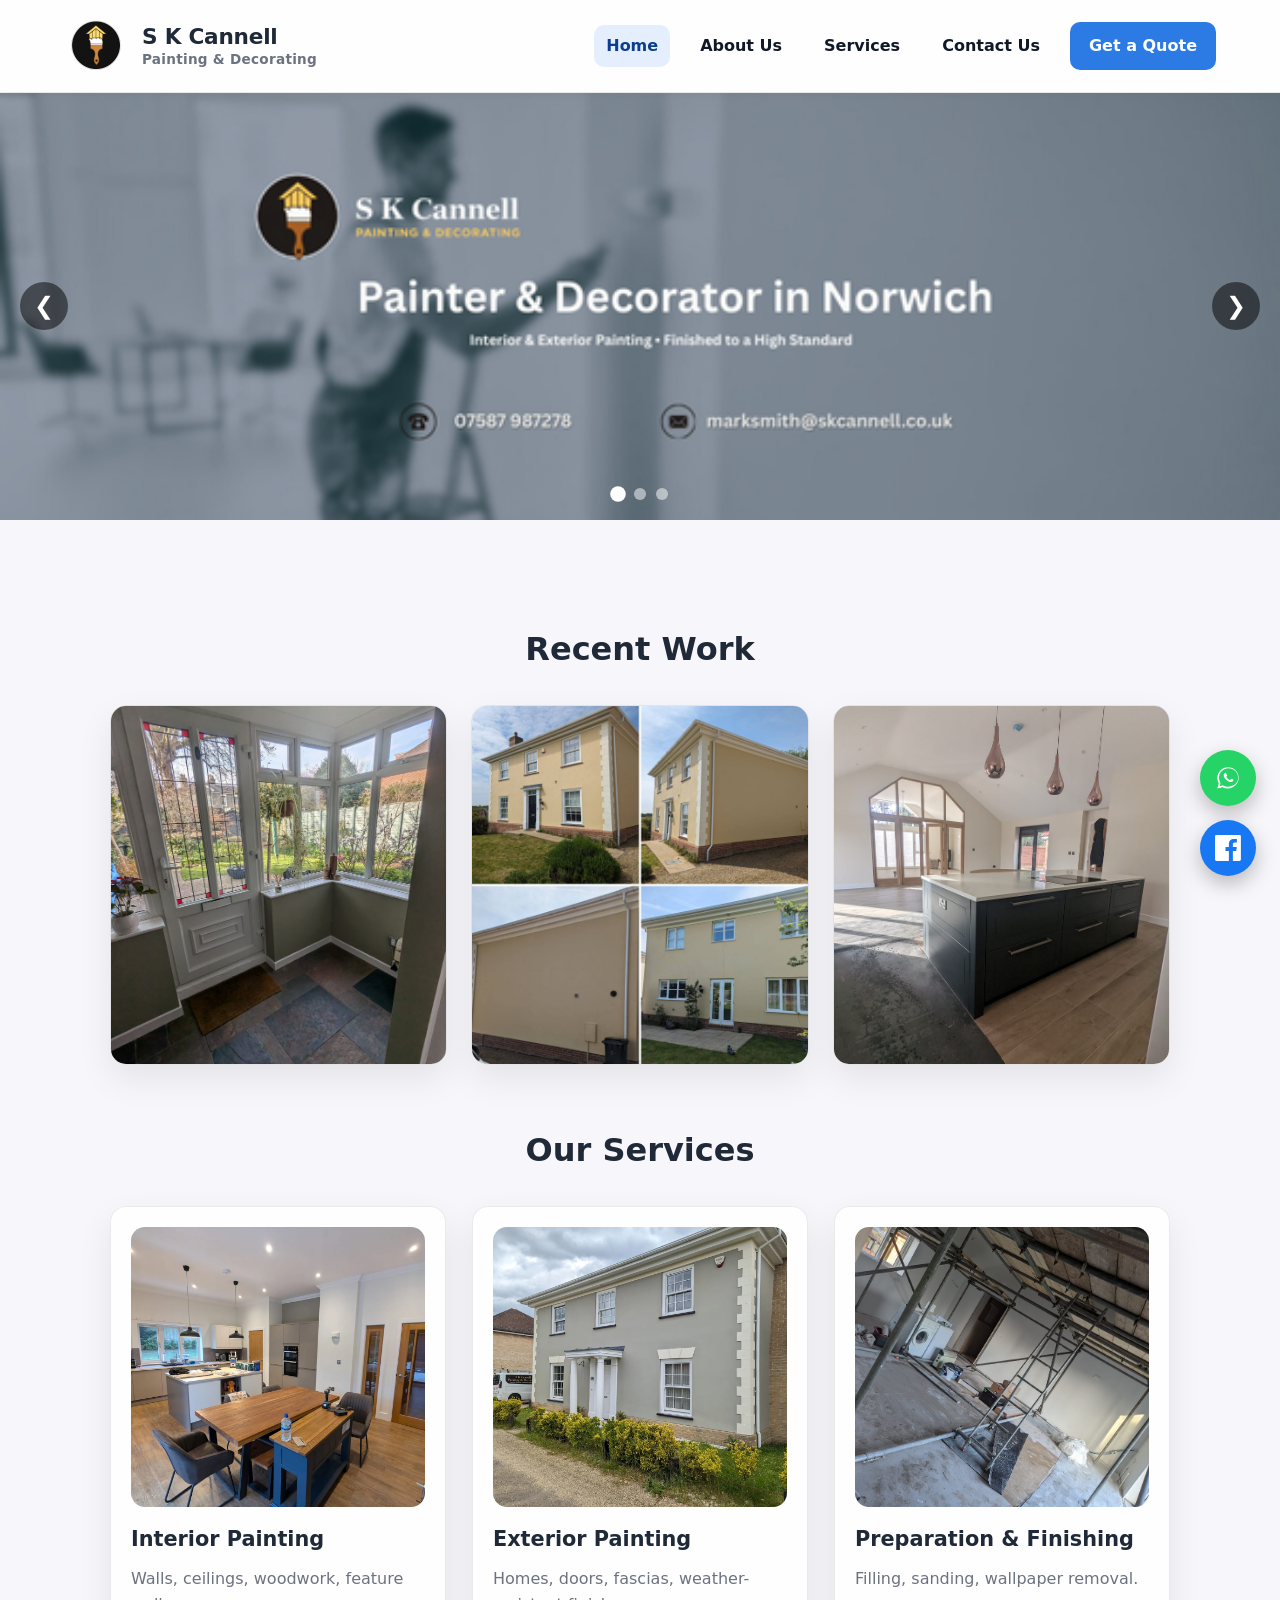
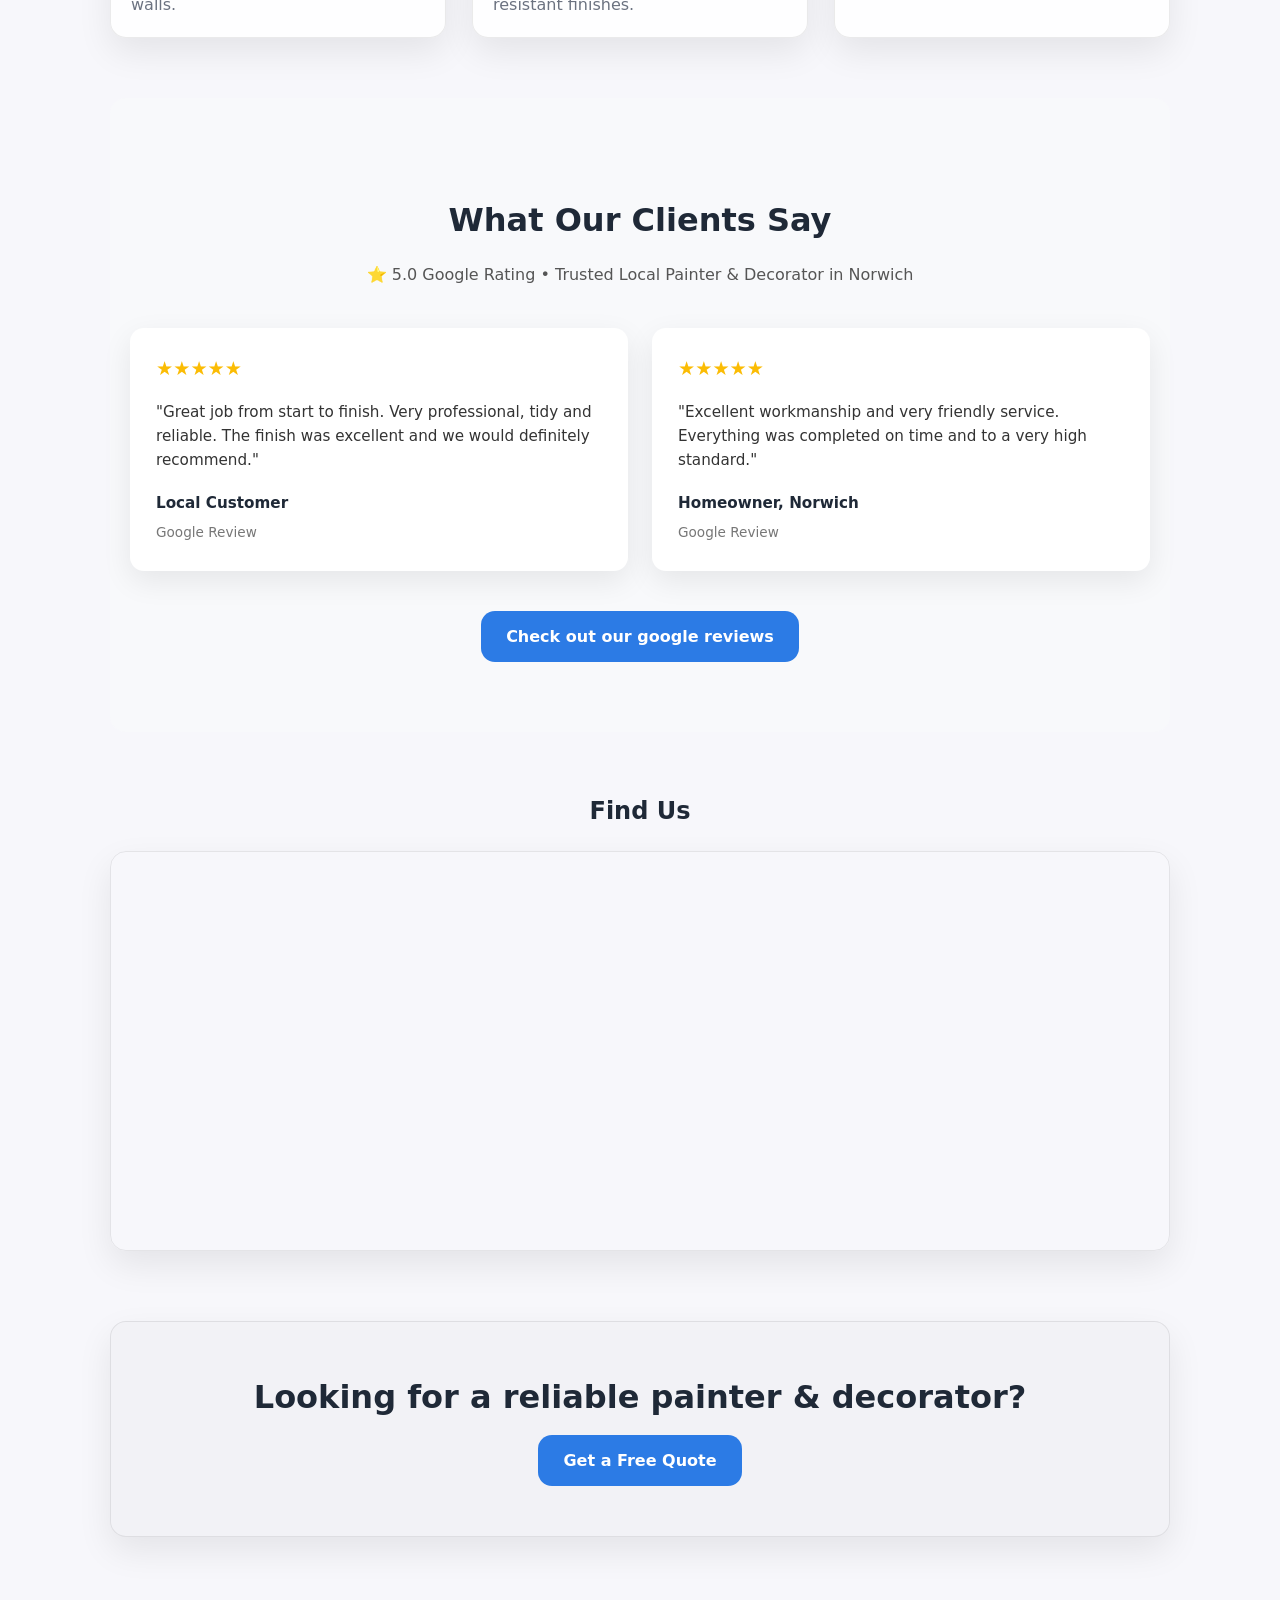
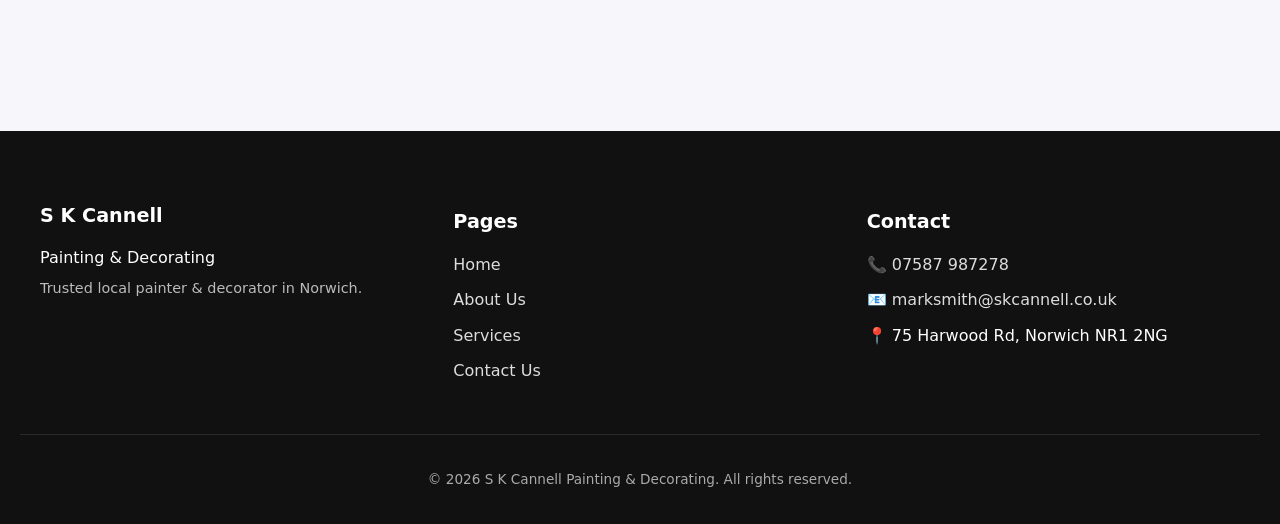
<file: docs/index.html>
<!DOCTYPE html>
<html lang="en">
<head>
    <meta charset="UTF-8">
    <meta name="viewport" content="width=device-width, initial-scale=1.0">
    <title>Painter & Decorator in Norwich | S K Cannell</title>
    <link rel="stylesheet" href="static/css/style.css">
</head>
<body>

<!-- Floating WhatsApp & Facebook Buttons -->
<div class="floating-buttons">
  <!-- WhatsApp -->
  <a href="https://wa.me/447587987278" target="_blank" class="floating-btn whatsapp" aria-label="Chat on WhatsApp">
    <svg viewBox="0 0 32 32" aria-hidden="true">
      <path fill="white" d="M16 2.9c-7.2 0-13.1 5.9-13.1 13.1 0 2.3.6 4.6 1.8 6.6L2.8 29l6.6-1.7c1.9 1 4.1 1.5 6.6 1.5 7.2 0 13.1-5.9 13.1-13.1S23.2 2.9 16 2.9zm0 23.9c-2.1 0-4.1-.6-5.9-1.6l-.4-.2-3.9 1 1-3.8-.2-.4c-1.1-1.9-1.7-3.9-1.7-6.1 0-6.5 5.3-11.8 11.8-11.8s11.8 5.3 11.8 11.8S22.5 26.8 16 26.8zm6.5-8.8c-.3-.2-1.8-.9-2.1-1s-.5-.2-.7.2-.8 1-.9 1.2-.3.2-.6.1-1.3-.5-2.5-1.5c-.9-.8-1.5-1.8-1.7-2.1s0-.5.1-.7c.1-.1.3-.3.4-.5s.2-.3.3-.5.1-.3 0-.5-.7-1.7-.9-2.3c-.2-.6-.4-.5-.7-.5h-.6c-.2 0-.5.1-.8.4s-1 1-1 2.5 1 2.9 1.2 3.1 2 3.1 4.8 4.3c.7.3 1.2.5 1.6.6.7.2 1.4.2 1.9.1.6-.1 1.8-.7 2.1-1.4s.3-1.3.2-1.4-.3-.2-.6-.4z"/>
    </svg>
  </a>

  <!-- Facebook -->
  <a href="https://www.facebook.com/profile.php?id=61552403040336" target="_blank" class="floating-btn facebook" aria-label="Visit Facebook page">
    <svg viewBox="0 0 24 24" aria-hidden="true">
      <path fill="white" d="M22.7 0H1.3C.6 0 0 .6 0 1.3v21.4C0 23.4.6 24 1.3 24h11.5v-9.3H9.7v-3.6h3.1V8.4c0-3.1 1.9-4.8 4.7-4.8 1.3 0 2.4.1 2.7.1v3.2h-1.9c-1.5 0-1.8.7-1.8 1.8v2.4h3.6l-.5 3.6h-3.1V24h6.1c.7 0 1.3-.6 1.3-1.3V1.3C24 .6 23.4 0 22.7 0z"/>
    </svg>
  </a>
</div>

<header class="navbar">
  <div class="nav-container">
    <div class="nav-left">
      <img src="static/images/Adobe Express - file.png" alt="S K Cannell Painting & Decorating Logo">
      <span class="brand-text">
        S K Cannell<br>
        <small>Painting & Decorating</small>
      </span>
    </div>

    <!-- HAMBURGER -->
    <button class="menu-toggle" id="menuToggle" aria-label="Open menu">☰</button>

    <!-- MENU -->
    <nav class="nav-links" id="navMenu">
      <a href="index.html" class="active">Home</a>
      <a href="about-us.html">About Us</a>
      <a href="services.html">Services</a>
      <a href="contact-us.html">Contact Us</a>
      <a href="contact-us.html" class="nav-btn">Get a Quote</a>
    </nav>
  </div>
</header>

<!-- DESKTOP SLIDER -->
<section class="hero-slider desktop-banner">
  <div class="slides">
    <div class="slide active">
      <img src="./static/images/Banner_1.png" alt="Banner 1">
    </div>
    <div class="slide">
      <img src="./static/images/Banner_2.png" alt="Banner 2">
    </div>
    <div class="slide">
      <img src="./static/images/Banner_3.png" alt="Banner 3">
    </div>
  </div>

  <!-- Arrows -->
  <button class="slider-arrow prev" aria-label="Previous slide">&#10094;</button>
  <button class="slider-arrow next" aria-label="Next slide">&#10095;</button>

  <!-- Dots -->
  <div class="slider-dots"></div>
</section>

<!-- MOBILE BANNER -->
<div class="mobile-banner">
  <img src="./static/images/Banner_mobile.png" alt="Mobile banner">
</div>

<main class="home-wrap">
  <!-- GALLERY -->
  <section class="gallery">
    <h2>Recent Work</h2>
    <div class="gallery-grid">
      <img src="static/images/door entrance.jpg" alt="Painted entrance door">
      <img src="static/images/full house.jpg" alt="Full house exterior painting">
      <img src="static/images/salon.jpg" alt="Interior salon painting">
    </div>
  </section>

  <!-- SERVICES -->
  <section class="services">
    <h2>Our Services</h2>
    <div class="service-grid">
      <div class="service-card">
        <img src="static/images/indoor.webp" alt="Interior painting work">
        <h3>Interior Painting</h3>
        <p>Walls, ceilings, woodwork, feature walls.</p>
      </div>

      <div class="service-card">
        <img src="static/images/outdoor.webp" alt="Exterior painting work">
        <h3>Exterior Painting</h3>
        <p>Homes, doors, fascias, weather-resistant finishes.</p>
      </div>

      <div class="service-card">
        <img src="static/images/prep.jpg" alt="Preparation and finishing">
        <h3>Preparation &amp; Finishing</h3>
        <p>Filling, sanding, wallpaper removal.</p>
      </div>
    </div>
  </section>

  <!-- REVIEWS -->
  <section class="reviews">
    <h2>What Our Clients Say</h2>
    <p class="reviews-subtitle">⭐ 5.0 Google Rating • Trusted Local Painter & Decorator in Norwich</p>

    <div class="reviews-grid">
      <div class="review-card">
        <div class="review-stars">★★★★★</div>
        <p class="review-text">"Great job from start to finish. Very professional, tidy and reliable. The finish was excellent and we would definitely recommend."</p>
        <div class="review-author">
          <strong>Local Customer</strong>
          <span>Google Review</span>
        </div>
      </div>

      <div class="review-card">
        <div class="review-stars">★★★★★</div>
        <p class="review-text">"Excellent workmanship and very friendly service. Everything was completed on time and to a very high standard."</p>
        <div class="review-author">
          <strong>Homeowner, Norwich</strong>
          <span>Google Review</span>
        </div>
      </div>
    </div>

    <div class="reviews-cta">
      <a href="https://www.google.com/search?q=sk+cannellpainting+%26+decorating&rlz=1C1GCEA_enGB1115GB1115&oq=sk&gs_lcrp=EgZjaHJvbWUqBggAEEUYOzIGCAAQRRg7MhMIARAuGIMBGMcBGLEDGNEDGIAEMhMIAhAuGIMBGMcBGLEDGNEDGIAEMgYIAxBFGDsyBggEEEUYOTIGCAUQRRg8MgYIBhBFGDwyBggHEEUYPNIBCDE2MTZqMGo3qAIAsAIA&sourceid=chrome&ie=UTF-8#lrd=0x47d9e51e01056461:0xf1f34e95f5e01083,1,,,," target="_blank" class="btn">Check out our google reviews</a>
    </div>
  </section>

  <!-- MAP -->
  <section class="map-section">
    <h2>Find Us</h2>
    <div class="map-container">
      <iframe src="https://www.google.com/maps/embed?pb=!1m18!1m12!1m3!1d2422.917726322975!2d1.2944013767224722!3d52.607257972084156!2m3!1f0!2f0!3f0!3m2!1i1024!2i768!4f13.1!3m3!1m2!1s0x47d9e51e01056461%3A0xf1f34e95f5e01083!2sS%20K%20Cannell%20Painting%20and%20Decorating!5e0!3m2!1sen!2suk!4v1767459132890!5m2!1sen!2suk" loading="lazy" allowfullscreen referrerpolicy="no-referrer-when-downgrade"></iframe>
    </div>
  </section>

  <!-- CTA -->
  <section class="cta">
    <h2>Looking for a reliable painter & decorator?</h2>
    <a href="contact-us.html" class="btn">Get a Free Quote</a>
  </section>
</main>

<footer class="site-footer">
  <div class="footer-container">
    <!-- Column 1: Brand -->
    <div class="footer-col">
      <h3>S K Cannell</h3>
      <p>Painting & Decorating</p>
      <p class="footer-muted">Trusted local painter & decorator in Norwich.</p>
    </div>

    <!-- Column 2: Pages -->
    <div class="footer-col">
      <h4>Pages</h4>
      <ul>
        <li><a href="index.html">Home</a></li>
        <li><a href="about-us.html">About Us</a></li>
        <li><a href="services.html">Services</a></li>
        <li><a href="contact-us.html">Contact Us</a></li>
      </ul>
    </div>

    <!-- Column 3: Contact -->
    <div class="footer-col">
      <h4>Contact</h4>
      <ul>
        <li><a href="tel:07587987278">📞 07587 987278</a></li>
        <li><a href="mailto:marksmith@skcannell.co.uk">📧 marksmith@skcannell.co.uk</a></li>
        <li>📍 75 Harwood Rd, Norwich NR1 2NG</li>
      </ul>
    </div>
  </div>

  <div class="footer-bottom">
    <p>© 2026 S K Cannell Painting & Decorating. All rights reserved.</p>
  </div>
</footer>

<script>
  // Mobile menu toggle
  document.addEventListener("DOMContentLoaded", function () {
    const toggle = document.getElementById("menuToggle");
    const menu = document.getElementById("navMenu");

    if (toggle && menu) {
      toggle.addEventListener("click", function () {
        menu.classList.toggle("open");
      });
    }

    // Slider functionality
    const slides = document.querySelectorAll(".slide");
    const prevBtn = document.querySelector(".slider-arrow.prev");
    const nextBtn = document.querySelector(".slider-arrow.next");
    const dotsContainer = document.querySelector(".slider-dots");

    if (slides.length === 0) return;

    let current = 0;
    let autoSlide;

    function showSlide(index) {
      slides[current].classList.remove("active");
      dotsContainer.children[current].classList.remove("active");
      current = index;
      slides[current].classList.add("active");
      dotsContainer.children[current].classList.add("active");
    }

    function nextSlide() {
      showSlide((current + 1) % slides.length);
    }

    function prevSlide() {
      showSlide((current - 1 + slides.length) % slides.length);
    }

    // Create dots
    slides.forEach((_, i) => {
      const dot = document.createElement("button");
      dot.addEventListener("click", () => {
        showSlide(i);
        restartAutoSlide();
      });
      dotsContainer.appendChild(dot);
    });

    dotsContainer.children[0].classList.add("active");

    // Arrow events
    nextBtn.addEventListener("click", () => {
      nextSlide();
      restartAutoSlide();
    });

    prevBtn.addEventListener("click", () => {
      prevSlide();
      restartAutoSlide();
    });

    function startAutoSlide() {
      autoSlide = setInterval(nextSlide, 5000);
    }

    function restartAutoSlide() {
      clearInterval(autoSlide);
      startAutoSlide();
    }

    startAutoSlide();
  });
</script>

</body>
</html>
</file>
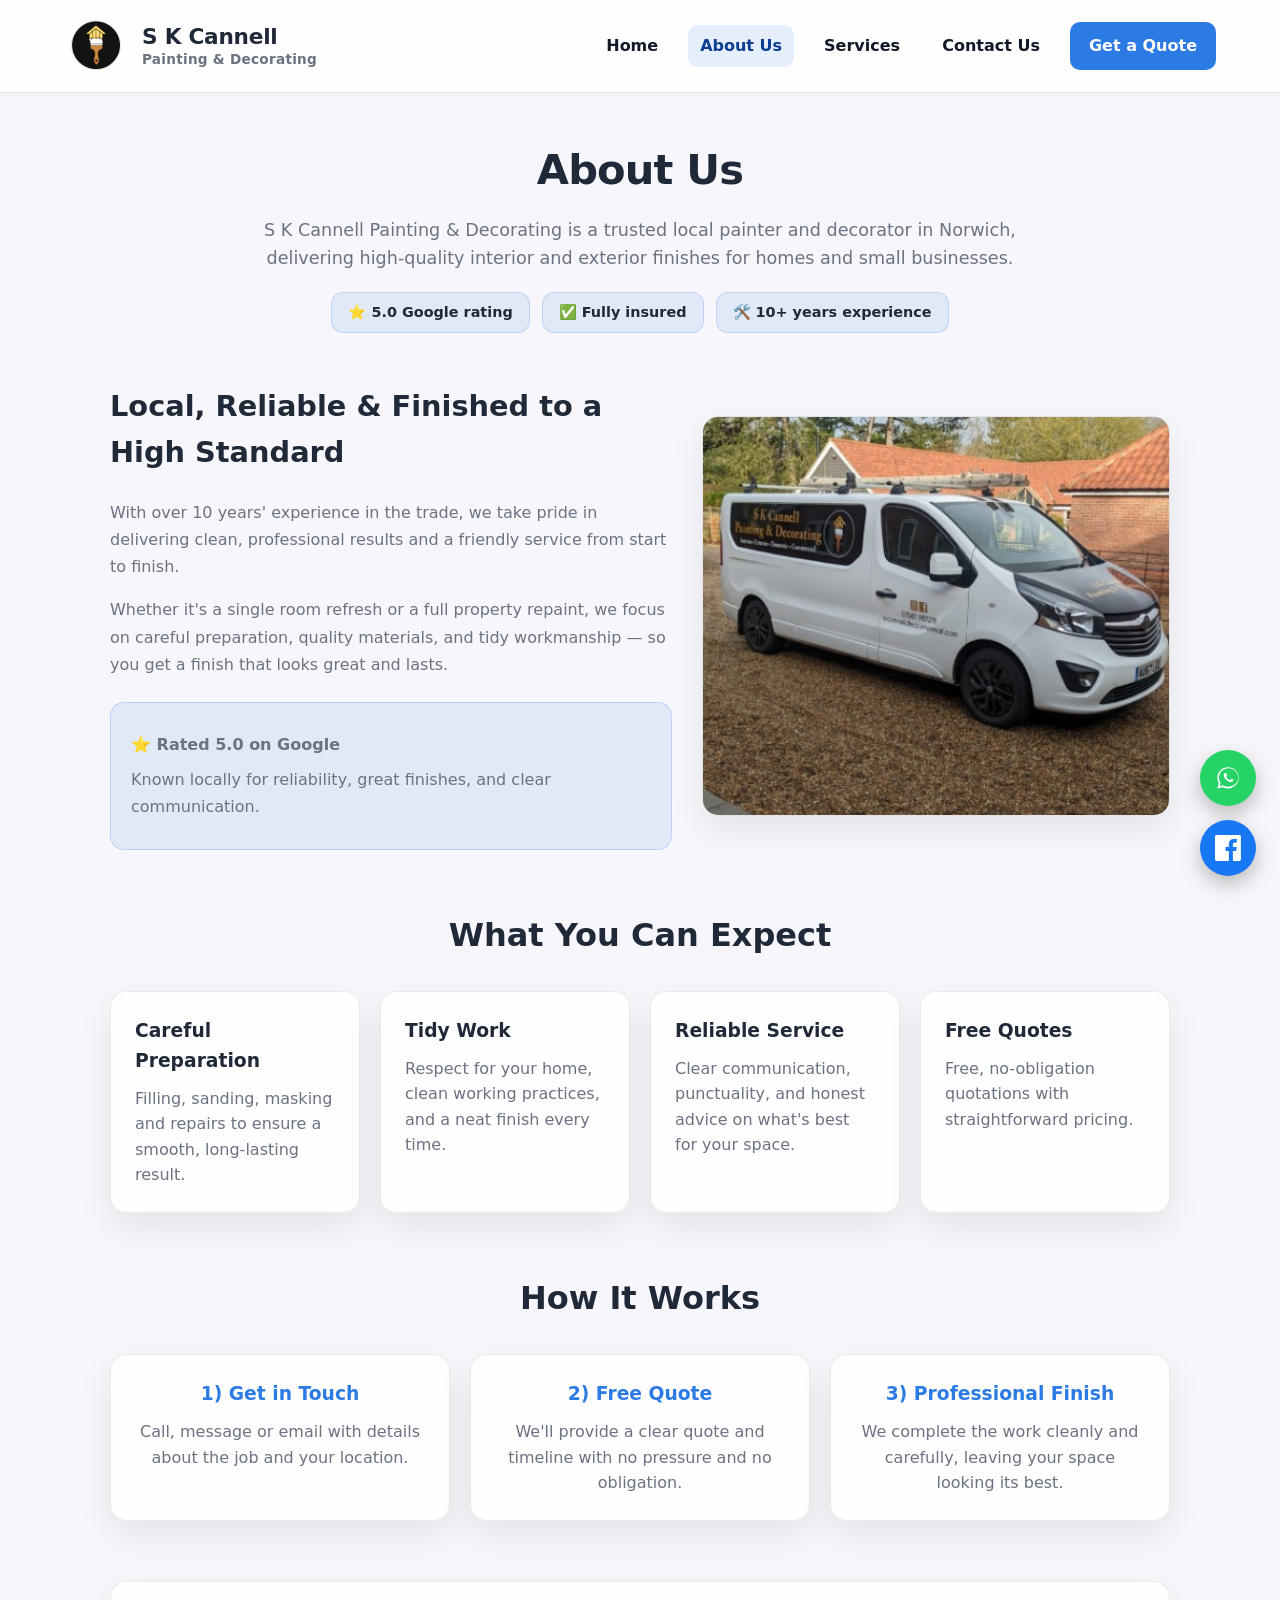
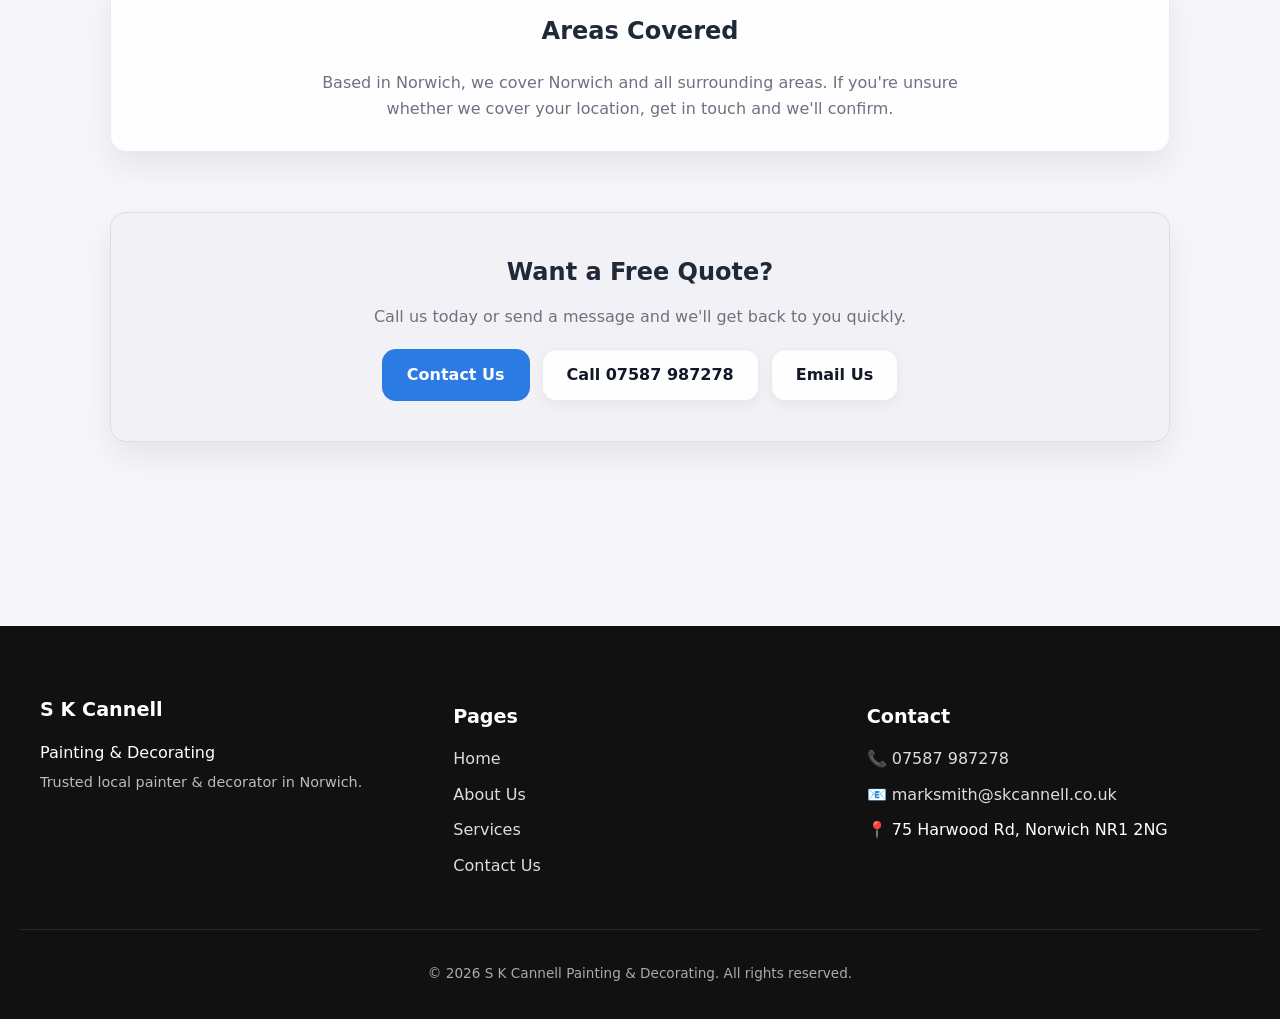
<file: docs/about-us.html>
<!DOCTYPE html>
<html lang="en">
<head>
    <meta charset="UTF-8">
    <meta name="viewport" content="width=device-width, initial-scale=1.0">
    <title>About Us | S K Cannell Painting & Decorating</title>
    <link rel="stylesheet" href="static/css/style.css">
</head>
<body>

<!-- Floating WhatsApp & Facebook Buttons -->
<div class="floating-buttons">
  <!-- WhatsApp -->
  <a href="https://wa.me/447587987278" target="_blank" class="floating-btn whatsapp" aria-label="Chat on WhatsApp">
    <svg viewBox="0 0 32 32" aria-hidden="true">
      <path fill="white" d="M16 2.9c-7.2 0-13.1 5.9-13.1 13.1 0 2.3.6 4.6 1.8 6.6L2.8 29l6.6-1.7c1.9 1 4.1 1.5 6.6 1.5 7.2 0 13.1-5.9 13.1-13.1S23.2 2.9 16 2.9zm0 23.9c-2.1 0-4.1-.6-5.9-1.6l-.4-.2-3.9 1 1-3.8-.2-.4c-1.1-1.9-1.7-3.9-1.7-6.1 0-6.5 5.3-11.8 11.8-11.8s11.8 5.3 11.8 11.8S22.5 26.8 16 26.8zm6.5-8.8c-.3-.2-1.8-.9-2.1-1s-.5-.2-.7.2-.8 1-.9 1.2-.3.2-.6.1-1.3-.5-2.5-1.5c-.9-.8-1.5-1.8-1.7-2.1s0-.5.1-.7c.1-.1.3-.3.4-.5s.2-.3.3-.5.1-.3 0-.5-.7-1.7-.9-2.3c-.2-.6-.4-.5-.7-.5h-.6c-.2 0-.5.1-.8.4s-1 1-1 2.5 1 2.9 1.2 3.1 2 3.1 4.8 4.3c.7.3 1.2.5 1.6.6.7.2 1.4.2 1.9.1.6-.1 1.8-.7 2.1-1.4s.3-1.3.2-1.4-.3-.2-.6-.4z"/>
    </svg>
  </a>

  <!-- Facebook -->
  <a href="https://www.facebook.com/profile.php?id=61552403040336" target="_blank" class="floating-btn facebook" aria-label="Visit Facebook page">
    <svg viewBox="0 0 24 24" aria-hidden="true">
      <path fill="white" d="M22.7 0H1.3C.6 0 0 .6 0 1.3v21.4C0 23.4.6 24 1.3 24h11.5v-9.3H9.7v-3.6h3.1V8.4c0-3.1 1.9-4.8 4.7-4.8 1.3 0 2.4.1 2.7.1v3.2h-1.9c-1.5 0-1.8.7-1.8 1.8v2.4h3.6l-.5 3.6h-3.1V24h6.1c.7 0 1.3-.6 1.3-1.3V1.3C24 .6 23.4 0 22.7 0z"/>
    </svg>
  </a>
</div>

<header class="navbar">
  <div class="nav-container">
    <div class="nav-left">
      <img src="static/images/Adobe Express - file.png" alt="S K Cannell Painting & Decorating Logo">
      <span class="brand-text">
        S K Cannell<br>
        <small>Painting & Decorating</small>
      </span>
    </div>

    <!-- HAMBURGER -->
    <button class="menu-toggle" id="menuToggle" aria-label="Open menu">☰</button>

    <!-- MENU -->
    <nav class="nav-links" id="navMenu">
      <a href="index.html">Home</a>
      <a href="about-us.html" class="active">About Us</a>
      <a href="services.html">Services</a>
      <a href="contact-us.html">Contact Us</a>
      <a href="contact-us.html" class="nav-btn">Get a Quote</a>
    </nav>
  </div>
</header>

<main class="page-wrap">
  <!-- HERO -->
  <section class="page-hero">
    <h1>About Us</h1>
    <p>S K Cannell Painting & Decorating is a trusted local painter and decorator in Norwich, delivering high-quality interior and exterior finishes for homes and small businesses.</p>
    <div class="hero-badges">
      <span class="badge">⭐ 5.0 Google rating</span>
      <span class="badge">✅ Fully insured</span>
      <span class="badge">🛠️ 10+ years experience</span>
    </div>
  </section>

  <!-- ABOUT GRID -->
  <section class="about-grid">
    <div class="about-text">
      <h2>Local, Reliable & Finished to a High Standard</h2>
      <p>With over 10 years' experience in the trade, we take pride in delivering clean, professional results and a friendly service from start to finish.</p>
      <p>Whether it's a single room refresh or a full property repaint, we focus on careful preparation, quality materials, and tidy workmanship — so you get a finish that looks great and lasts.</p>

      <div class="trust-box">
        <p><strong>⭐ Rated 5.0 on Google</strong></p>
        <p>Known locally for reliability, great finishes, and clear communication.</p>
      </div>
    </div>

    <div class="about-image">
      <img src="static/images/tuck.jpg" alt="Painting and decorating work in Norwich">
    </div>
  </section>

  <!-- WHAT WE OFFER -->
  <section class="values">
    <h2>What You Can Expect</h2>
    <div class="value-grid">
      <div class="value-card">
        <h3>Careful Preparation</h3>
        <p>Filling, sanding, masking and repairs to ensure a smooth, long-lasting result.</p>
      </div>

      <div class="value-card">
        <h3>Tidy Work</h3>
        <p>Respect for your home, clean working practices, and a neat finish every time.</p>
      </div>

      <div class="value-card">
        <h3>Reliable Service</h3>
        <p>Clear communication, punctuality, and honest advice on what's best for your space.</p>
      </div>

      <div class="value-card">
        <h3>Free Quotes</h3>
        <p>Free, no-obligation quotations with straightforward pricing.</p>
      </div>
    </div>
  </section>

  <!-- HOW IT WORKS -->
  <section class="how-it-works">
    <h2>How It Works</h2>
    <div class="steps-grid">
      <div class="step-card">
        <h3>1) Get in Touch</h3>
        <p>Call, message or email with details about the job and your location.</p>
      </div>
      <div class="step-card">
        <h3>2) Free Quote</h3>
        <p>We'll provide a clear quote and timeline with no pressure and no obligation.</p>
      </div>
      <div class="step-card">
        <h3>3) Professional Finish</h3>
        <p>We complete the work cleanly and carefully, leaving your space looking its best.</p>
      </div>
    </div>
  </section>

  <!-- AREAS -->
  <section class="areas">
    <h2>Areas Covered</h2>
    <p>Based in Norwich, we cover Norwich and all surrounding areas. If you're unsure whether we cover your location, get in touch and we'll confirm.</p>
  </section>

  <!-- CTA -->
  <section class="about-cta">
    <h2>Want a Free Quote?</h2>
    <p>Call us today or send a message and we'll get back to you quickly.</p>

    <div class="cta-buttons">
      <a class="btn" href="contact-us.html">Contact Us</a>
      <a class="btn secondary" href="tel:07587987278">Call 07587 987278</a>
      <a class="btn secondary" href="mailto:skcannelldeco@hotmail.com">Email Us</a>
    </div>
  </section>
</main>

<footer class="site-footer">
  <div class="footer-container">
    <!-- Column 1: Brand -->
    <div class="footer-col">
      <h3>S K Cannell</h3>
      <p>Painting & Decorating</p>
      <p class="footer-muted">Trusted local painter & decorator in Norwich.</p>
    </div>

    <!-- Column 2: Pages -->
    <div class="footer-col">
      <h4>Pages</h4>
      <ul>
        <li><a href="index.html">Home</a></li>
        <li><a href="about-us.html">About Us</a></li>
        <li><a href="services.html">Services</a></li>
        <li><a href="contact-us.html">Contact Us</a></li>
      </ul>
    </div>

    <!-- Column 3: Contact -->
    <div class="footer-col">
      <h4>Contact</h4>
      <ul>
        <li><a href="tel:07587987278">📞 07587 987278</a></li>
        <li><a href="mailto:marksmith@skcannell.co.uk">📧 marksmith@skcannell.co.uk</a></li>
        <li>📍 75 Harwood Rd, Norwich NR1 2NG</li>
      </ul>
    </div>
  </div>

  <div class="footer-bottom">
    <p>© 2026 S K Cannell Painting & Decorating. All rights reserved.</p>
  </div>
</footer>

<script>
  // Mobile menu toggle
  document.addEventListener("DOMContentLoaded", function () {
    const toggle = document.getElementById("menuToggle");
    const menu = document.getElementById("navMenu");

    if (toggle && menu) {
      toggle.addEventListener("click", function () {
        menu.classList.toggle("open");
      });
    }
  });
</script>

</body>
</html>
</file>
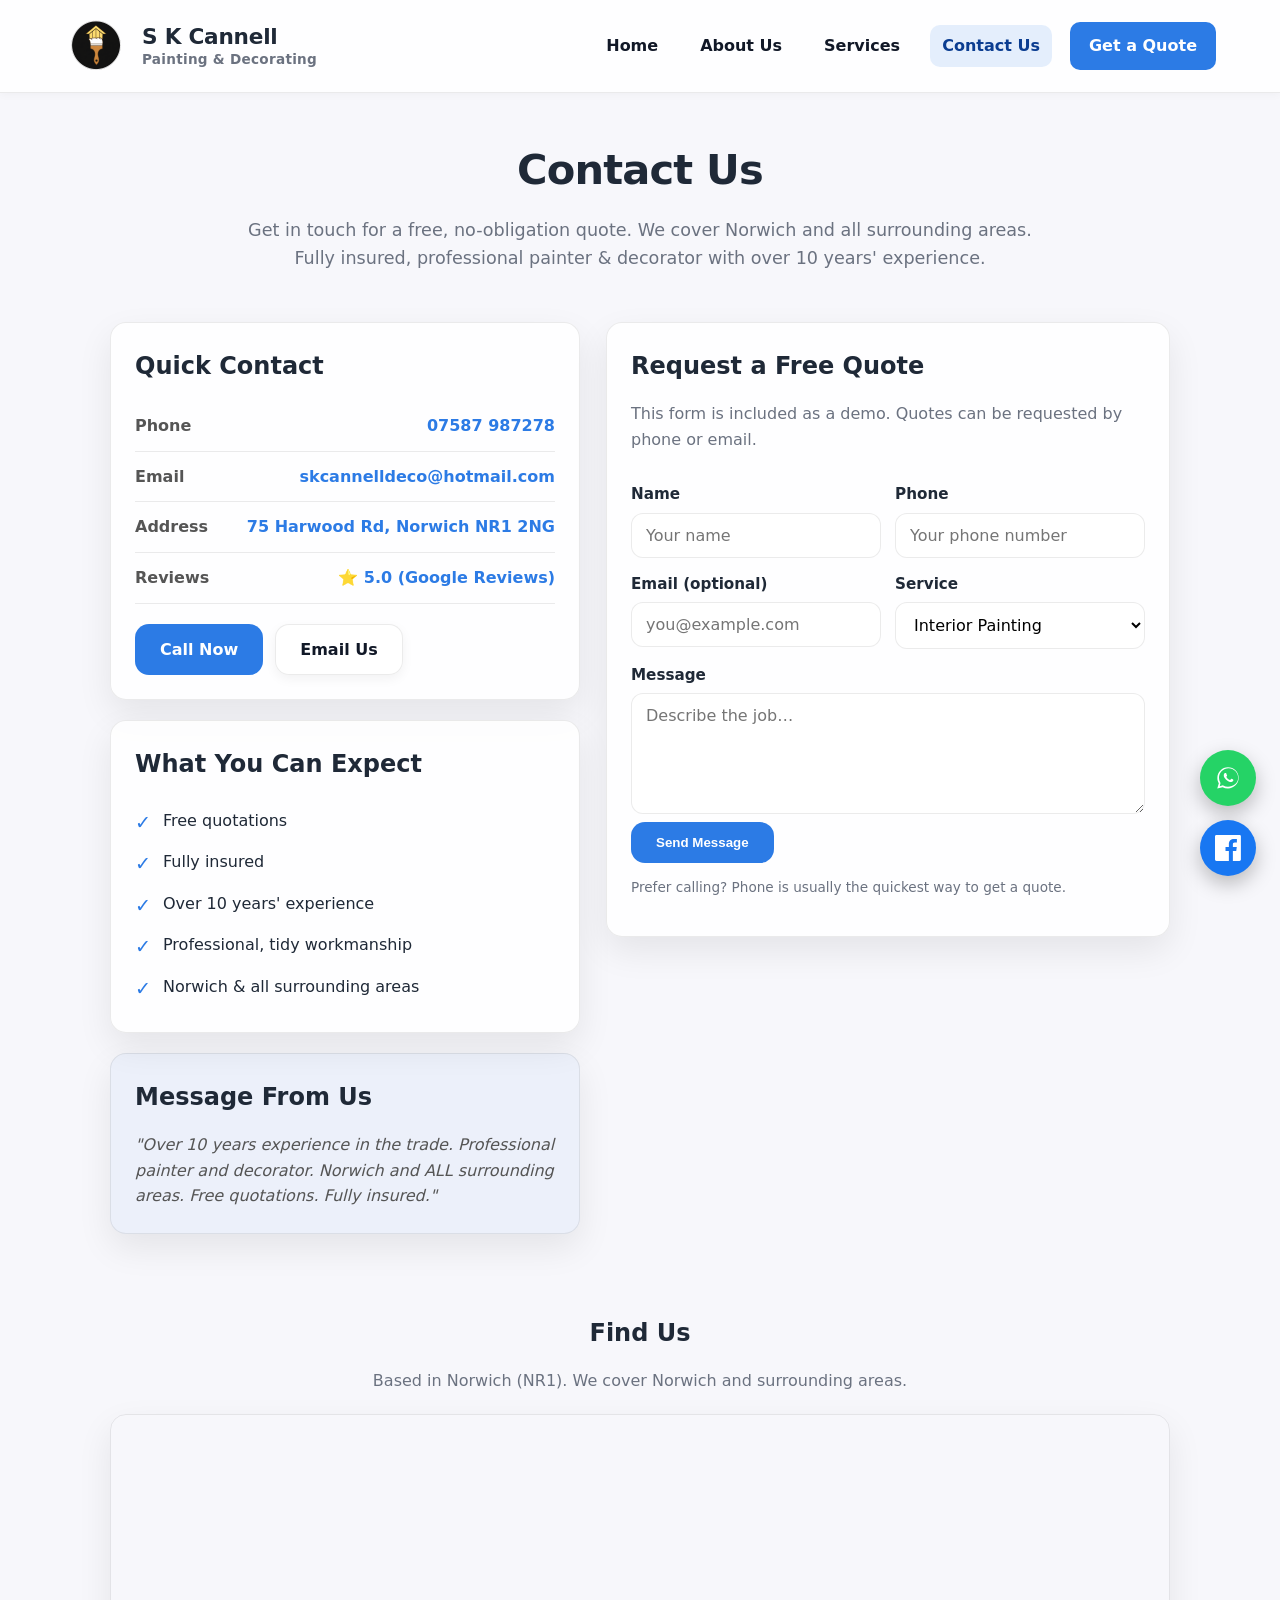
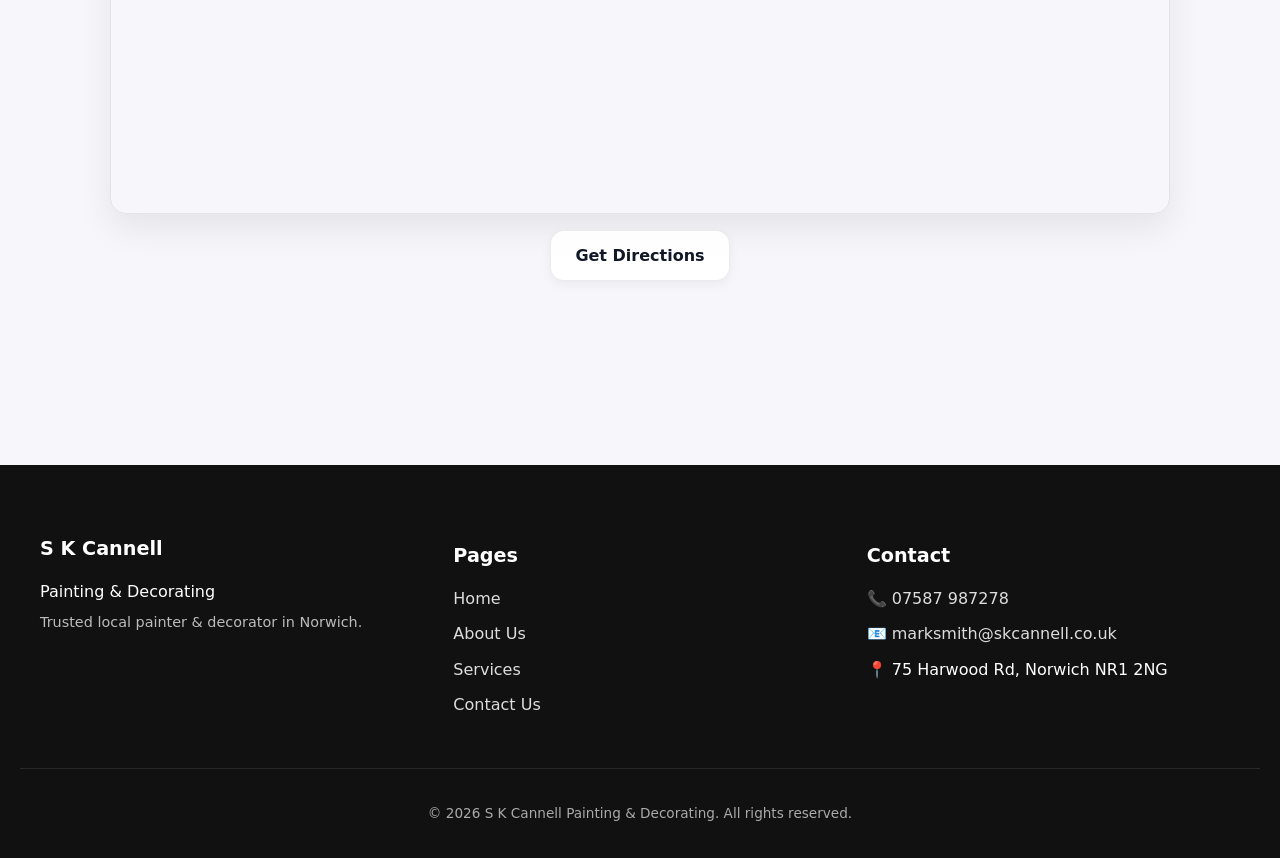
<file: docs/contact-us.html>
<!DOCTYPE html>
<html lang="en">
<head>
    <meta charset="UTF-8">
    <meta name="viewport" content="width=device-width, initial-scale=1.0">
    <title>Contact | S K Cannell Painting & Decorating</title>
    <link rel="stylesheet" href="static/css/style.css">
</head>
<body>

<!-- Floating WhatsApp & Facebook Buttons -->
<div class="floating-buttons">
  <!-- WhatsApp -->
  <a href="https://wa.me/447587987278" target="_blank" class="floating-btn whatsapp" aria-label="Chat on WhatsApp">
    <svg viewBox="0 0 32 32" aria-hidden="true">
      <path fill="white" d="M16 2.9c-7.2 0-13.1 5.9-13.1 13.1 0 2.3.6 4.6 1.8 6.6L2.8 29l6.6-1.7c1.9 1 4.1 1.5 6.6 1.5 7.2 0 13.1-5.9 13.1-13.1S23.2 2.9 16 2.9zm0 23.9c-2.1 0-4.1-.6-5.9-1.6l-.4-.2-3.9 1 1-3.8-.2-.4c-1.1-1.9-1.7-3.9-1.7-6.1 0-6.5 5.3-11.8 11.8-11.8s11.8 5.3 11.8 11.8S22.5 26.8 16 26.8zm6.5-8.8c-.3-.2-1.8-.9-2.1-1s-.5-.2-.7.2-.8 1-.9 1.2-.3.2-.6.1-1.3-.5-2.5-1.5c-.9-.8-1.5-1.8-1.7-2.1s0-.5.1-.7c.1-.1.3-.3.4-.5s.2-.3.3-.5.1-.3 0-.5-.7-1.7-.9-2.3c-.2-.6-.4-.5-.7-.5h-.6c-.2 0-.5.1-.8.4s-1 1-1 2.5 1 2.9 1.2 3.1 2 3.1 4.8 4.3c.7.3 1.2.5 1.6.6.7.2 1.4.2 1.9.1.6-.1 1.8-.7 2.1-1.4s.3-1.3.2-1.4-.3-.2-.6-.4z"/>
    </svg>
  </a>

  <!-- Facebook -->
  <a href="https://www.facebook.com/profile.php?id=61552403040336" target="_blank" class="floating-btn facebook" aria-label="Visit Facebook page">
    <svg viewBox="0 0 24 24" aria-hidden="true">
      <path fill="white" d="M22.7 0H1.3C.6 0 0 .6 0 1.3v21.4C0 23.4.6 24 1.3 24h11.5v-9.3H9.7v-3.6h3.1V8.4c0-3.1 1.9-4.8 4.7-4.8 1.3 0 2.4.1 2.7.1v3.2h-1.9c-1.5 0-1.8.7-1.8 1.8v2.4h3.6l-.5 3.6h-3.1V24h6.1c.7 0 1.3-.6 1.3-1.3V1.3C24 .6 23.4 0 22.7 0z"/>
    </svg>
  </a>
</div>

<header class="navbar">
  <div class="nav-container">
    <div class="nav-left">
      <img src="static/images/Adobe Express - file.png" alt="S K Cannell Painting & Decorating Logo">
      <span class="brand-text">
        S K Cannell<br>
        <small>Painting & Decorating</small>
      </span>
    </div>

    <!-- HAMBURGER -->
    <button class="menu-toggle" id="menuToggle" aria-label="Open menu">☰</button>

    <!-- MENU -->
    <nav class="nav-links" id="navMenu">
      <a href="index.html">Home</a>
      <a href="about-us.html">About Us</a>
      <a href="services.html">Services</a>
      <a href="contact-us.html" class="active">Contact Us</a>
      <a href="contact-us.html" class="nav-btn">Get a Quote</a>
    </nav>
  </div>
</header>

<main class="page-wrap">
  <section class="page-hero">
    <h1>Contact Us</h1>
    <p>Get in touch for a free, no-obligation quote. We cover Norwich and all surrounding areas. Fully insured, professional painter & decorator with over 10 years' experience.</p>
  </section>

  <section class="contact-grid">
    <!-- LEFT -->
    <div class="contact-info">
      <div class="info-card">
        <h2>Quick Contact</h2>

        <div class="contact-row">
          <span class="label">Phone</span>
          <a class="value" href="tel:07587987278">07587 987278</a>
        </div>

        <div class="contact-row">
          <span class="label">Email</span>
          <a class="value" href="mailto:skcannelldeco@hotmail.com">skcannelldeco@hotmail.com</a>
        </div>

        <div class="contact-row">
          <span class="label">Address</span>
          <span class="value">75 Harwood Rd, Norwich NR1 2NG</span>
        </div>

        <div class="contact-row">
          <span class="label">Reviews</span>
          <span class="value">⭐ 5.0 (Google Reviews)</span>
        </div>

        <div class="contact-actions">
          <a class="btn" href="tel:07587987278">Call Now</a>
          <a class="btn secondary" href="mailto:skcannelldeco@hotmail.com">Email Us</a>
        </div>
      </div>

      <div class="info-card">
        <h2>What You Can Expect</h2>
        <ul class="tick-list">
          <li>Free quotations</li>
          <li>Fully insured</li>
          <li>Over 10 years' experience</li>
          <li>Professional, tidy workmanship</li>
          <li>Norwich & all surrounding areas</li>
        </ul>
      </div>

      <div class="info-card note-card">
        <h2>Message From Us</h2>
        <p>"Over 10 years experience in the trade. Professional painter and decorator. Norwich and ALL surrounding areas. Free quotations. Fully insured."</p>
      </div>
    </div>

    <!-- RIGHT -->
    <div class="contact-form-wrap">
      <div class="info-card">
        <h2>Request a Free Quote</h2>
        <p class="muted">This form is included as a demo. Quotes can be requested by phone or email.</p>

        <form class="contact-form" onsubmit="return false;">
          <div class="form-grid">
            <div>
              <label>Name</label>
              <input type="text" placeholder="Your name">
            </div>

            <div>
              <label>Phone</label>
              <input type="text" placeholder="Your phone number">
            </div>
          </div>

          <div class="form-grid">
            <div>
              <label>Email (optional)</label>
              <input type="email" placeholder="you@example.com">
            </div>

            <div>
              <label>Service</label>
              <select>
                <option>Interior Painting</option>
                <option>Exterior Painting</option>
                <option>Preparation & Finishing</option>
                <option>Other</option>
              </select>
            </div>
          </div>

          <div>
            <label>Message</label>
            <textarea rows="5" placeholder="Describe the job…"></textarea>
          </div>

          <button class="btn" type="button">Send Message</button>
          <p class="muted small">Prefer calling? Phone is usually the quickest way to get a quote.</p>
        </form>
      </div>
    </div>
  </section>

  <!-- MAP -->
  <section class="map-section">
    <h2>Find Us</h2>
    <p class="muted">Based in Norwich (NR1). We cover Norwich and surrounding areas.</p>

    <div class="map-container">
      <iframe src="https://www.google.com/maps?q=75%20Harwood%20Rd,%20Norwich%20NR1%202NG&output=embed" loading="lazy" allowfullscreen referrerpolicy="no-referrer-when-downgrade"></iframe>
    </div>

    <div style="margin-top:16px; text-align:center;">
      <a class="btn secondary" target="_blank" href="https://www.google.com/maps/search/?api=1&query=75+Harwood+Rd,+Norwich+NR1+2NG">Get Directions</a>
    </div>
  </section>
</main>

<footer class="site-footer">
  <div class="footer-container">
    <!-- Column 1: Brand -->
    <div class="footer-col">
      <h3>S K Cannell</h3>
      <p>Painting & Decorating</p>
      <p class="footer-muted">Trusted local painter & decorator in Norwich.</p>
    </div>

    <!-- Column 2: Pages -->
    <div class="footer-col">
      <h4>Pages</h4>
      <ul>
        <li><a href="index.html">Home</a></li>
        <li><a href="about-us.html">About Us</a></li>
        <li><a href="services.html">Services</a></li>
        <li><a href="contact-us.html">Contact Us</a></li>
      </ul>
    </div>

    <!-- Column 3: Contact -->
    <div class="footer-col">
      <h4>Contact</h4>
      <ul>
        <li><a href="tel:07587987278">📞 07587 987278</a></li>
        <li><a href="mailto:marksmith@skcannell.co.uk">📧 marksmith@skcannell.co.uk</a></li>
        <li>📍 75 Harwood Rd, Norwich NR1 2NG</li>
      </ul>
    </div>
  </div>

  <div class="footer-bottom">
    <p>© 2026 S K Cannell Painting & Decorating. All rights reserved.</p>
  </div>
</footer>

<script>
  // Mobile menu toggle
  document.addEventListener("DOMContentLoaded", function () {
    const toggle = document.getElementById("menuToggle");
    const menu = document.getElementById("navMenu");

    if (toggle && menu) {
      toggle.addEventListener("click", function () {
        menu.classList.toggle("open");
      });
    }
  });
</script>

</body>
</html>
</file>
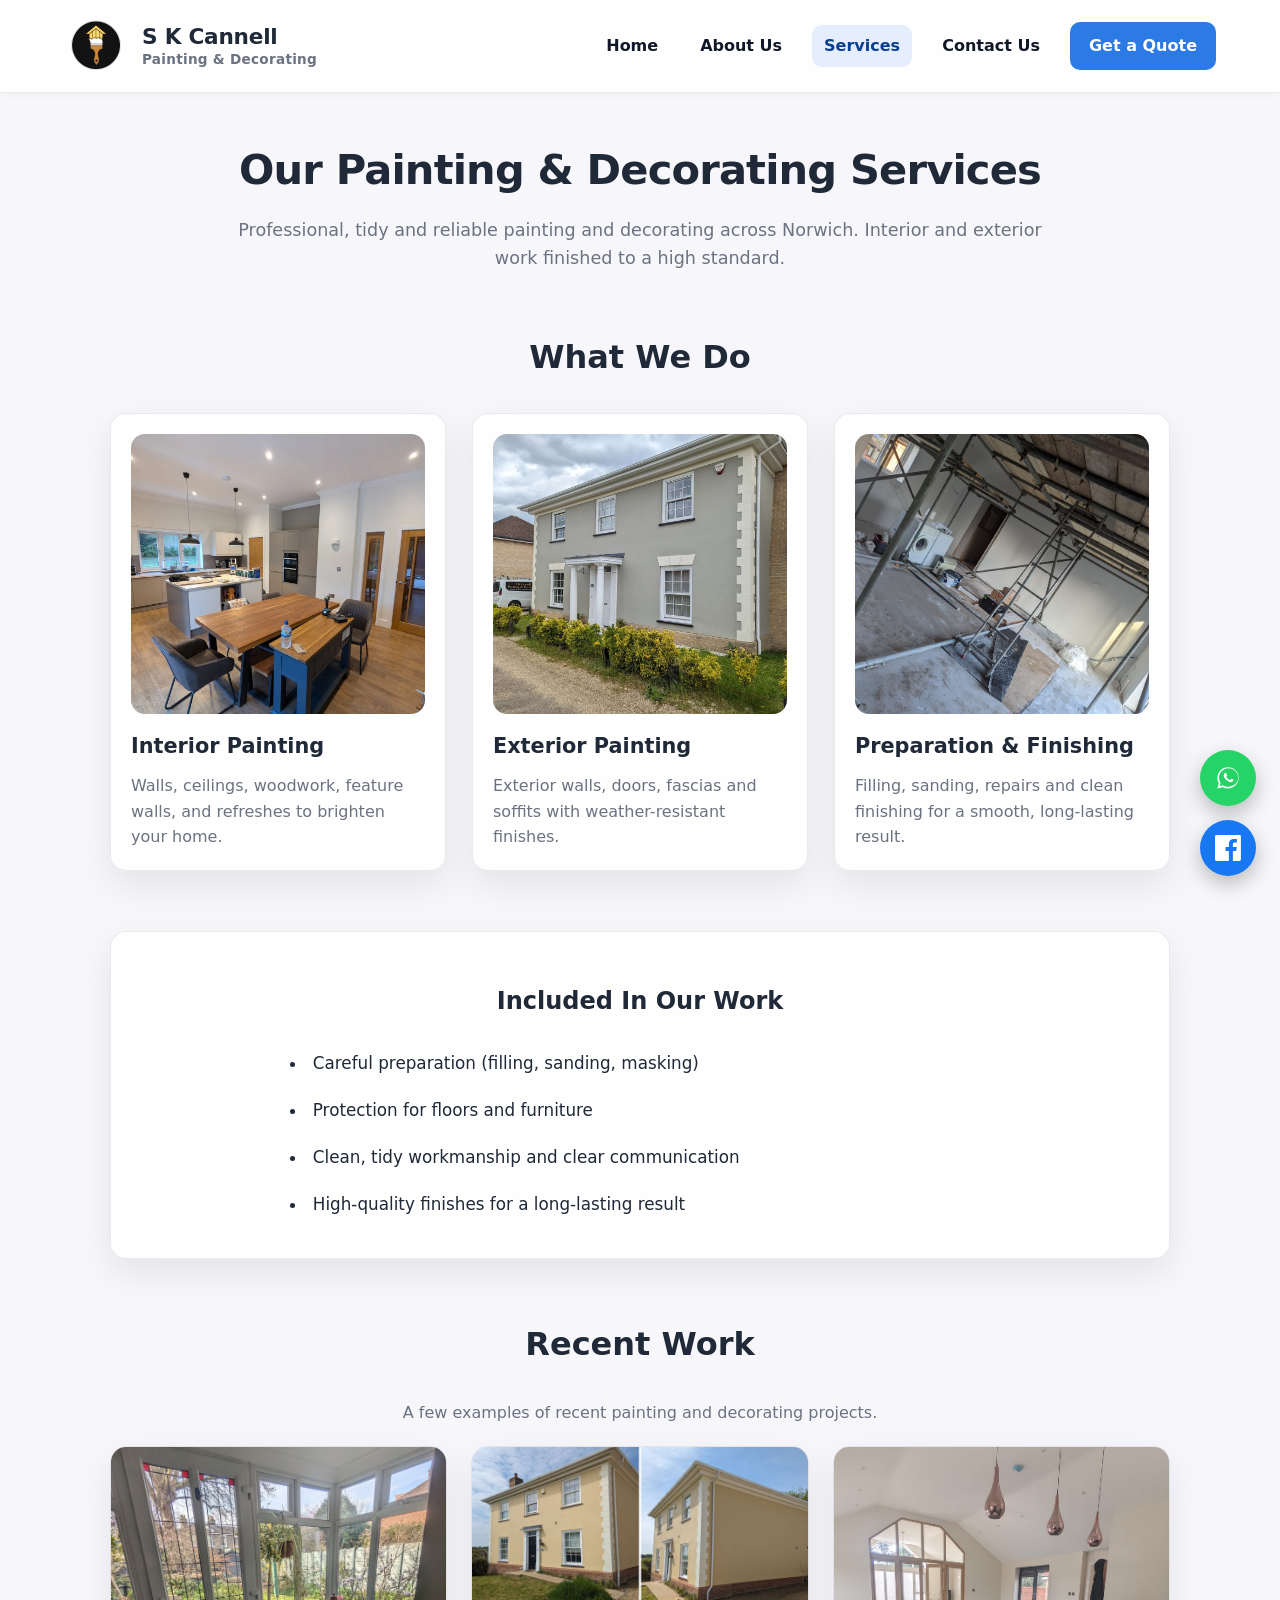
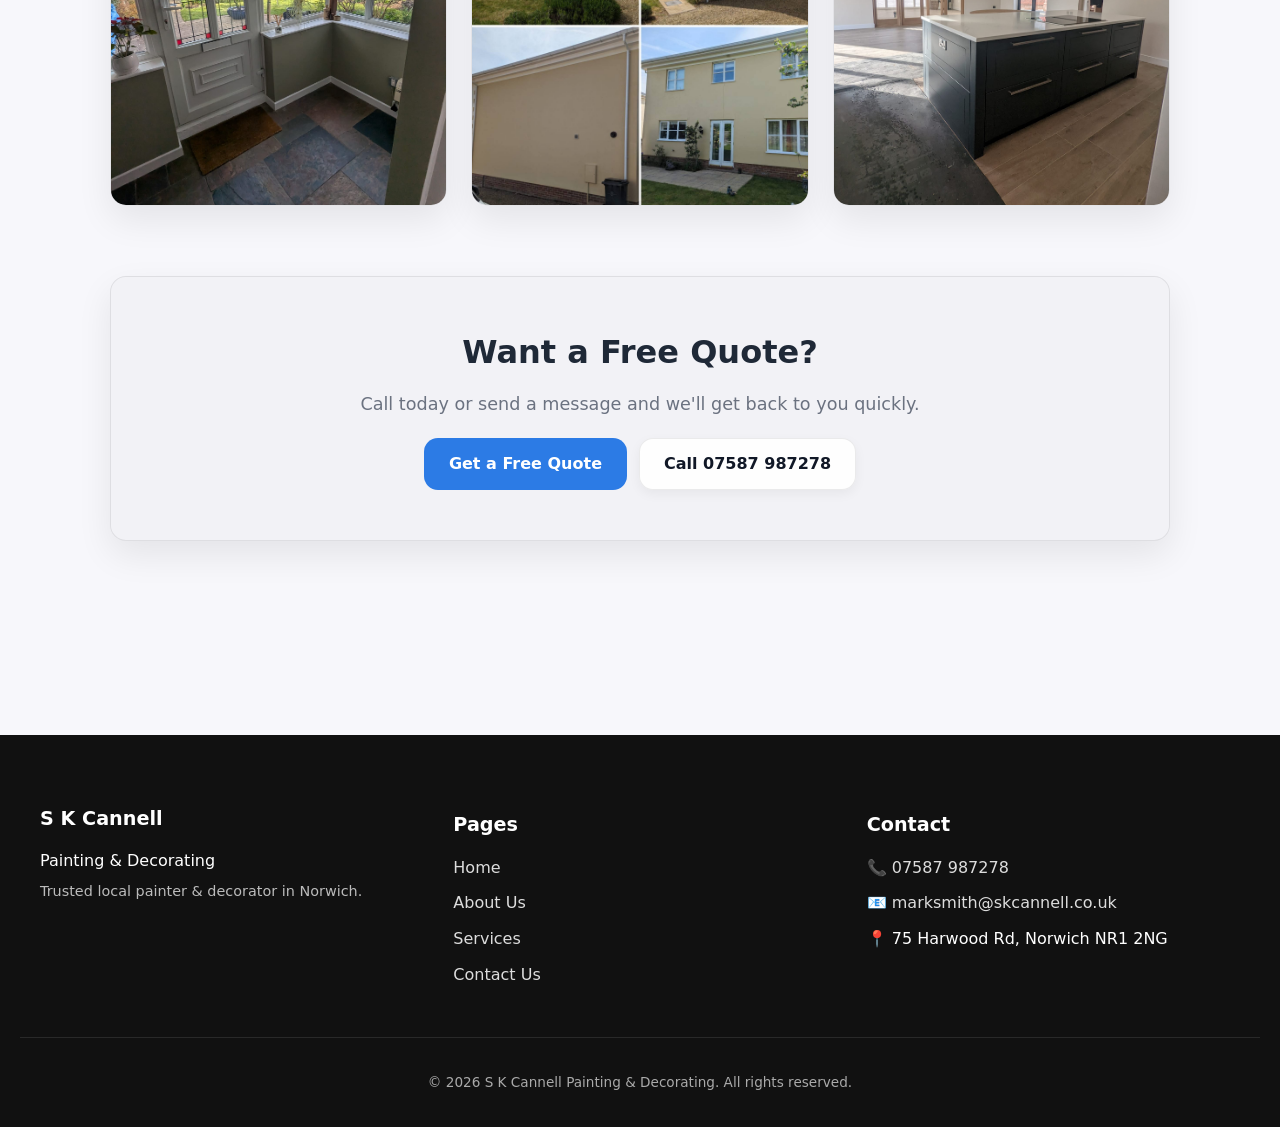
<file: docs/services.html>
<!DOCTYPE html>
<html lang="en">
<head>
    <meta charset="UTF-8">
    <meta name="viewport" content="width=device-width, initial-scale=1.0">
    <title>Services | S K Cannell Painting & Decorating</title>
    <link rel="stylesheet" href="static/css/style.css">
</head>
<body>

<!-- Floating WhatsApp & Facebook Buttons -->
<div class="floating-buttons">
  <!-- WhatsApp -->
  <a href="https://wa.me/447587987278" target="_blank" class="floating-btn whatsapp" aria-label="Chat on WhatsApp">
    <svg viewBox="0 0 32 32" aria-hidden="true">
      <path fill="white" d="M16 2.9c-7.2 0-13.1 5.9-13.1 13.1 0 2.3.6 4.6 1.8 6.6L2.8 29l6.6-1.7c1.9 1 4.1 1.5 6.6 1.5 7.2 0 13.1-5.9 13.1-13.1S23.2 2.9 16 2.9zm0 23.9c-2.1 0-4.1-.6-5.9-1.6l-.4-.2-3.9 1 1-3.8-.2-.4c-1.1-1.9-1.7-3.9-1.7-6.1 0-6.5 5.3-11.8 11.8-11.8s11.8 5.3 11.8 11.8S22.5 26.8 16 26.8zm6.5-8.8c-.3-.2-1.8-.9-2.1-1s-.5-.2-.7.2-.8 1-.9 1.2-.3.2-.6.1-1.3-.5-2.5-1.5c-.9-.8-1.5-1.8-1.7-2.1s0-.5.1-.7c.1-.1.3-.3.4-.5s.2-.3.3-.5.1-.3 0-.5-.7-1.7-.9-2.3c-.2-.6-.4-.5-.7-.5h-.6c-.2 0-.5.1-.8.4s-1 1-1 2.5 1 2.9 1.2 3.1 2 3.1 4.8 4.3c.7.3 1.2.5 1.6.6.7.2 1.4.2 1.9.1.6-.1 1.8-.7 2.1-1.4s.3-1.3.2-1.4-.3-.2-.6-.4z"/>
    </svg>
  </a>

  <!-- Facebook -->
  <a href="https://www.facebook.com/profile.php?id=61552403040336" target="_blank" class="floating-btn facebook" aria-label="Visit Facebook page">
    <svg viewBox="0 0 24 24" aria-hidden="true">
      <path fill="white" d="M22.7 0H1.3C.6 0 0 .6 0 1.3v21.4C0 23.4.6 24 1.3 24h11.5v-9.3H9.7v-3.6h3.1V8.4c0-3.1 1.9-4.8 4.7-4.8 1.3 0 2.4.1 2.7.1v3.2h-1.9c-1.5 0-1.8.7-1.8 1.8v2.4h3.6l-.5 3.6h-3.1V24h6.1c.7 0 1.3-.6 1.3-1.3V1.3C24 .6 23.4 0 22.7 0z"/>
    </svg>
  </a>
</div>

<header class="navbar">
  <div class="nav-container">
    <div class="nav-left">
      <img src="static/images/Adobe Express - file.png" alt="S K Cannell Painting & Decorating Logo">
      <span class="brand-text">
        S K Cannell<br>
        <small>Painting & Decorating</small>
      </span>
    </div>

    <!-- HAMBURGER -->
    <button class="menu-toggle" id="menuToggle" aria-label="Open menu">☰</button>

    <!-- MENU -->
    <nav class="nav-links" id="navMenu">
      <a href="index.html">Home</a>
      <a href="about-us.html">About Us</a>
      <a href="services.html" class="active">Services</a>
      <a href="contact-us.html">Contact Us</a>
      <a href="contact-us.html" class="nav-btn">Get a Quote</a>
    </nav>
  </div>
</header>

<main class="page-wrap">
  <!-- Page Hero -->
  <section class="page-hero">
    <h1>Our Painting & Decorating Services</h1>
    <p>Professional, tidy and reliable painting and decorating across Norwich. Interior and exterior work finished to a high standard.</p>
  </section>

  <!-- Services Cards -->
  <section class="services">
    <h2>What We Do</h2>
    <div class="service-grid">
      <div class="service-card">
        <img src="static/images/indoor.webp" alt="Interior painting work">
        <h3>Interior Painting</h3>
        <p>Walls, ceilings, woodwork, feature walls, and refreshes to brighten your home.</p>
      </div>

      <div class="service-card">
        <img src="static/images/outdoor.webp" alt="Exterior painting work">
        <h3>Exterior Painting</h3>
        <p>Exterior walls, doors, fascias and soffits with weather-resistant finishes.</p>
      </div>

      <div class="service-card">
        <img src="static/images/prep.jpg" alt="Preparation and finishing">
        <h3>Preparation &amp; Finishing</h3>
        <p>Filling, sanding, repairs and clean finishing for a smooth, long-lasting result.</p>
      </div>
    </div>
  </section>

  <!-- Bullet Summary -->
  <section class="service-list">
    <h2>Included In Our Work</h2>
    <ul>
      <li>Careful preparation (filling, sanding, masking)</li>
      <li>Protection for floors and furniture</li>
      <li>Clean, tidy workmanship and clear communication</li>
      <li>High-quality finishes for a long-lasting result</li>
    </ul>
  </section>

  <!-- Gallery -->
  <section class="gallery">
    <h2>Recent Work</h2>
    <p class="section-subtitle">A few examples of recent painting and decorating projects.</p>
    <div class="gallery-grid">
      <img src="static/images/door entrance.jpg" alt="Painted entrance door">
      <img src="static/images/full house.jpg" alt="Full house exterior painting">
      <img src="static/images/salon.jpg" alt="Interior salon painting">
    </div>
  </section>

  <!-- Call to Action -->
  <section class="page-cta">
    <h2>Want a Free Quote?</h2>
    <p>Call today or send a message and we'll get back to you quickly.</p>
    <div class="cta-buttons">
      <a href="contact-us.html" class="btn">Get a Free Quote</a>
      <a href="tel:07587987278" class="btn secondary">Call 07587 987278</a>
    </div>
  </section>
</main>

<footer class="site-footer">
  <div class="footer-container">
    <!-- Column 1: Brand -->
    <div class="footer-col">
      <h3>S K Cannell</h3>
      <p>Painting & Decorating</p>
      <p class="footer-muted">Trusted local painter & decorator in Norwich.</p>
    </div>

    <!-- Column 2: Pages -->
    <div class="footer-col">
      <h4>Pages</h4>
      <ul>
        <li><a href="index.html">Home</a></li>
        <li><a href="about-us.html">About Us</a></li>
        <li><a href="services.html">Services</a></li>
        <li><a href="contact-us.html">Contact Us</a></li>
      </ul>
    </div>

    <!-- Column 3: Contact -->
    <div class="footer-col">
      <h4>Contact</h4>
      <ul>
        <li><a href="tel:07587987278">📞 07587 987278</a></li>
        <li><a href="mailto:marksmith@skcannell.co.uk">📧 marksmith@skcannell.co.uk</a></li>
        <li>📍 75 Harwood Rd, Norwich NR1 2NG</li>
      </ul>
    </div>
  </div>

  <div class="footer-bottom">
    <p>© 2026 S K Cannell Painting & Decorating. All rights reserved.</p>
  </div>
</footer>

<script>
  // Mobile menu toggle
  document.addEventListener("DOMContentLoaded", function () {
    const toggle = document.getElementById("menuToggle");
    const menu = document.getElementById("navMenu");

    if (toggle && menu) {
      toggle.addEventListener("click", function () {
        menu.classList.toggle("open");
      });
    }
  });
</script>

</body>
</html>
</file>
<file: docs/static/css/style.css>
/* =========================
   Global Reset & Base Styles
========================= */
*,
*::before,
*::after {
  box-sizing: border-box;
}

html, body {
  margin: 0;
  padding: 0;
}

body {
  font-family: system-ui, -apple-system, 'Segoe UI', Roboto, Arial, sans-serif;
  color: #1f2937;
  background: #f7f7fb;
  line-height: 1.6;
}

img {
  max-width: 100%;
  display: block;
}

a {
  color: inherit;
  text-decoration: none;
}

:root {
  --brand: #2c7be5;
  --brand-hover: #256ad1;
  --bg: #f7f7fb;
  --card: rgba(255, 255, 255, 0.82);
  --border: rgba(0, 0, 0, 0.08);
  --text-muted: #6b7280;
  --shadow: 0 14px 35px rgba(0, 0, 0, 0.08);
  --radius: 16px;
}

/* =========================
   Layout Helpers
========================= */
.page-wrap,
.home-wrap {
  max-width: 1100px;
  margin: 0 auto;
  padding: 44px 20px;
}

.modern-section {
  margin-top: 70px;
}

.section-head {
  text-align: center;
  margin-bottom: 26px;
}

.section-head h2 {
  margin: 0 0 6px;
  font-size: 2rem;
  letter-spacing: -0.02em;
}

.section-head p {
  margin: 0 auto;
  max-width: 760px;
  color: var(--text-muted);
}

.section-subtitle {
  text-align: center;
  color: var(--text-muted);
  margin-bottom: 20px;
}

/* =========================
   Buttons
========================= */
.btn {
  display: inline-flex;
  align-items: center;
  justify-content: center;
  gap: 8px;
  padding: 12px 24px;
  border-radius: 14px;
  text-decoration: none;
  background: var(--brand);
  color: #fff;
  font-weight: 700;
  border: 1px solid rgba(44, 123, 229, 0.35);
  transition: transform 0.15s ease, box-shadow 0.15s ease;
  cursor: pointer;
}

.btn:hover {
  transform: translateY(-2px);
  box-shadow: 0 10px 22px rgba(44, 123, 229, 0.25);
  background: var(--brand-hover);
}

.btn.secondary {
  background: rgba(255, 255, 255, 0.9);
  color: #111827;
  border: 1px solid var(--border);
  box-shadow: 0 4px 12px rgba(0, 0, 0, 0.05);
}

.btn.secondary:hover {
  box-shadow: 0 10px 22px rgba(0, 0, 0, 0.12);
  transform: translateY(-2px);
}

.section-cta {
  margin-top: 22px;
  text-align: center;
}

.cta-buttons {
  display: flex;
  gap: 12px;
  justify-content: center;
  flex-wrap: wrap;
  margin-top: 18px;
}

/* =========================
   Navbar (Sticky Glass Effect)
========================= */
.navbar {
  position: sticky;
  top: 0;
  z-index: 9999;
  background: rgba(255, 255, 255, 0.85);
  backdrop-filter: blur(12px);
  -webkit-backdrop-filter: blur(12px);
  border-bottom: 1px solid var(--border);
  box-shadow: 0 2px 8px rgba(0, 0, 0, 0.03);
}

.nav-container {
  max-width: 1200px;
  margin: 0 auto;
  padding: 14px 24px;
  display: flex;
  align-items: center;
  justify-content: space-between;
}

.nav-left {
  display: flex;
  align-items: center;
  gap: 14px;
}

.nav-left img {
  width: 64px;
  height: auto;
}

.brand-text {
  font-size: 1.35rem;
  font-weight: 800;
  line-height: 1.1;
  letter-spacing: -0.01em;
}

.brand-text small {
  display: block;
  font-size: 0.85rem;
  font-weight: 600;
  color: var(--text-muted);
  margin-top: 4px;
  letter-spacing: 0.02em;
}

.nav-links {
  display: flex;
  align-items: center;
  gap: 18px;
}

.nav-links a {
  text-decoration: none;
  color: #111827;
  font-weight: 600;
  padding: 8px 12px;
  border-radius: 10px;
  transition: background 0.2s ease, color 0.2s ease;
}

.nav-links a:hover {
  background: rgba(0, 0, 0, 0.05);
}

.nav-links a.active {
  background: rgba(44, 123, 229, 0.12);
  color: #0b3d91;
}

.nav-btn {
  padding: 10px 18px !important;
  background: var(--brand);
  color: #fff !important;
  border-radius: 14px;
  border: 1px solid rgba(44, 123, 229, 0.35);
}

.nav-btn:hover {
  background: var(--brand-hover);
  transform: translateY(-1px);
}

.menu-toggle {
  display: none;
  font-size: 28px;
  background: none;
  border: none;
  cursor: pointer;
  color: #111;
  padding: 8px;
}

/* =========================
   Hero Slider (Desktop Banner)
========================= */
.hero-slider {
  position: relative;
  width: 100%;
  overflow: hidden;
}

.slides {
  position: relative;
  width: 100%;
}

.slide {
  position: absolute;
  top: 0;
  left: 0;
  width: 100%;
  opacity: 0;
  transition: opacity 0.8s ease-in-out;
  pointer-events: none;
}

.slide.active {
  opacity: 1;
  position: relative;
  pointer-events: auto;
}

.slide img {
  width: 100%;
  height: auto;
  display: block;
}

/* Slider Arrows */
.slider-arrow {
  position: absolute;
  top: 50%;
  transform: translateY(-50%);
  background: rgba(0, 0, 0, 0.5);
  color: #fff;
  border: none;
  width: 48px;
  height: 48px;
  font-size: 24px;
  cursor: pointer;
  border-radius: 50%;
  z-index: 10;
  transition: background 0.2s ease, transform 0.2s ease;
}

.slider-arrow:hover {
  background: rgba(0, 0, 0, 0.75);
  transform: translateY(-50%) scale(1.1);
}

.slider-arrow.prev {
  left: 20px;
}

.slider-arrow.next {
  right: 20px;
}

/* Slider Dots */
.slider-dots {
  position: absolute;
  bottom: 20px;
  width: 100%;
  display: flex;
  justify-content: center;
  gap: 10px;
  z-index: 10;
}

.slider-dots button {
  width: 12px;
  height: 12px;
  border-radius: 50%;
  border: none;
  background: rgba(255, 255, 255, 0.5);
  cursor: pointer;
  transition: background 0.3s ease, transform 0.2s ease;
}

.slider-dots button:hover {
  background: rgba(255, 255, 255, 0.8);
  transform: scale(1.2);
}

.slider-dots button.active {
  background: #fff;
  transform: scale(1.3);
}

/* Mobile Banner */
.mobile-banner {
  display: none;
  width: 100%;
}

.mobile-banner img {
  width: 100%;
  height: auto;
  display: block;
}

/* =========================
   Page Hero
========================= */
.page-hero {
  text-align: center;
  margin-bottom: 50px;
}

.page-hero h1 {
  margin: 0 0 12px;
  font-size: 2.6rem;
  letter-spacing: -0.02em;
  font-weight: 800;
}

.page-hero p {
  margin: 0 auto 18px;
  max-width: 820px;
  color: var(--text-muted);
  font-size: 1.1rem;
}

.hero-badges {
  display: flex;
  gap: 12px;
  justify-content: center;
  flex-wrap: wrap;
  margin-top: 20px;
}

.badge {
  padding: 8px 16px;
  background: rgba(44, 123, 229, 0.1);
  border: 1px solid rgba(44, 123, 229, 0.2);
  border-radius: 12px;
  font-size: 0.9rem;
  font-weight: 600;
}

/* =========================
   Gallery
========================= */
.gallery {
  margin: 60px 0;
}

.gallery h2 {
  text-align: center;
  margin-bottom: 30px;
  font-size: 2rem;
}

.gallery-grid {
  display: grid;
  grid-template-columns: repeat(auto-fit, minmax(320px, 1fr));
  gap: 24px;
}

.gallery-grid img {
  width: 100%;
  height: 360px;
  object-fit: cover;
  border-radius: var(--radius);
  border: 1px solid var(--border);
  box-shadow: var(--shadow);
  transition: transform 0.3s ease, box-shadow 0.3s ease;
}

.gallery-grid img:hover {
  transform: translateY(-4px);
  box-shadow: 0 20px 40px rgba(0, 0, 0, 0.12);
}

/* =========================
   Services Cards
========================= */
.services {
  margin: 60px 0;
}

.services h2 {
  text-align: center;
  margin-bottom: 30px;
  font-size: 2rem;
}

.service-grid {
  display: grid;
  grid-template-columns: repeat(auto-fit, minmax(300px, 1fr));
  gap: 26px;
}

.service-card {
  background: var(--card);
  border: 1px solid var(--border);
  border-radius: var(--radius);
  box-shadow: var(--shadow);
  padding: 20px;
  transition: transform 0.3s ease, box-shadow 0.3s ease;
}

.service-card:hover {
  transform: translateY(-4px);
  box-shadow: 0 20px 40px rgba(0, 0, 0, 0.12);
}

.service-card img {
  width: 100%;
  height: 280px;
  object-fit: cover;
  border-radius: 14px;
  margin-bottom: 16px;
}

.service-card h3 {
  margin: 0 0 10px;
  font-size: 1.3rem;
}

.service-card p {
  margin: 0;
  color: var(--text-muted);
}

/* =========================
   Service List
========================= */
.service-list {
  margin: 60px 0;
  padding: 30px;
  background: var(--card);
  border: 1px solid var(--border);
  border-radius: var(--radius);
  box-shadow: var(--shadow);
}

.service-list h2 {
  text-align: center;
  margin-bottom: 20px;
}

.service-list ul {
  max-width: 700px;
  margin: 0 auto;
  padding-left: 0;
  list-style-position: inside;
}

.service-list li {
  padding: 10px 0;
  font-size: 1.05rem;
}

/* =========================
   Reviews Section
========================= */
.reviews {
  padding: 70px 20px;
  background: #f8f9fb;
  text-align: center;
  margin: 60px 0;
  border-radius: var(--radius);
}

.reviews h2 {
  font-size: 2rem;
  margin-bottom: 10px;
}

.reviews-subtitle {
  color: #555;
  margin-bottom: 40px;
  font-size: 1rem;
}

.reviews-grid {
  display: grid;
  grid-template-columns: repeat(auto-fit, minmax(280px, 1fr));
  gap: 24px;
  max-width: 1100px;
  margin: 0 auto;
}

.review-card {
  background: #fff;
  padding: 26px;
  border-radius: 14px;
  box-shadow: 0 10px 30px rgba(0, 0, 0, 0.08);
  text-align: left;
  transition: transform 0.3s ease, box-shadow 0.3s ease;
}

.review-card:hover {
  transform: translateY(-4px);
  box-shadow: 0 15px 40px rgba(0, 0, 0, 0.12);
}

.review-stars {
  color: #fbbc04;
  font-size: 1.2rem;
  margin-bottom: 12px;
}

.review-text {
  font-size: 0.95rem;
  line-height: 1.6;
  color: #333;
  margin-bottom: 18px;
}

.review-author strong {
  display: block;
  font-size: 0.95rem;
  margin-bottom: 4px;
}

.review-author span {
  font-size: 0.85rem;
  color: #777;
}

.reviews-cta {
  margin-top: 40px;
}

/* =========================
   About Page
========================= */
.about-grid {
  display: grid;
  grid-template-columns: 1.2fr 1fr;
  gap: 30px;
  align-items: center;
  margin: 40px 0;
}

.about-text h2 {
  margin-top: 0;
  font-size: 1.8rem;
}

.about-text p {
  color: var(--text-muted);
  line-height: 1.7;
  margin-bottom: 16px;
}

.about-image img {
  width: 100%;
  height: 400px;
  object-fit: cover;
  border-radius: var(--radius);
  border: 1px solid var(--border);
  box-shadow: var(--shadow);
}

.trust-box {
  margin-top: 24px;
  padding: 20px;
  border-radius: 14px;
  background: rgba(44, 123, 229, 0.1);
  border: 1px solid rgba(44, 123, 229, 0.2);
}

.trust-box p {
  margin: 8px 0;
}

.values {
  margin: 60px 0;
}

.values h2 {
  text-align: center;
  margin-bottom: 30px;
  font-size: 2rem;
}

.value-grid {
  display: grid;
  grid-template-columns: repeat(auto-fit, minmax(240px, 1fr));
  gap: 20px;
}

.value-card {
  background: var(--card);
  border: 1px solid var(--border);
  border-radius: var(--radius);
  box-shadow: var(--shadow);
  padding: 24px;
  transition: transform 0.3s ease, box-shadow 0.3s ease;
}

.value-card:hover {
  transform: translateY(-4px);
  box-shadow: 0 20px 40px rgba(0, 0, 0, 0.12);
}

.value-card h3 {
  margin: 0 0 10px;
}

.value-card p {
  margin: 0;
  color: var(--text-muted);
}

.how-it-works {
  margin: 60px 0;
}

.how-it-works h2 {
  text-align: center;
  margin-bottom: 30px;
  font-size: 2rem;
}

.steps-grid {
  display: grid;
  grid-template-columns: repeat(auto-fit, minmax(260px, 1fr));
  gap: 20px;
}

.step-card {
  background: var(--card);
  border: 1px solid var(--border);
  border-radius: var(--radius);
  box-shadow: var(--shadow);
  padding: 24px;
  text-align: center;
}

.step-card h3 {
  margin: 0 0 10px;
  color: var(--brand);
}

.step-card p {
  margin: 0;
  color: var(--text-muted);
}

.areas {
  margin: 60px 0;
  padding: 30px;
  background: var(--card);
  border: 1px solid var(--border);
  border-radius: var(--radius);
  box-shadow: var(--shadow);
  text-align: center;
}

.areas h2 {
  margin-top: 0;
}

.areas p {
  color: var(--text-muted);
  max-width: 700px;
  margin: 0 auto;
}

.about-cta {
  margin: 60px 0;
  text-align: center;
  padding: 40px 20px;
  border-radius: var(--radius);
  background: rgba(0, 0, 0, 0.02);
  border: 1px solid var(--border);
  box-shadow: var(--shadow);
}

.about-cta h2 {
  margin: 0 0 12px;
}

.about-cta p {
  margin: 0 0 20px;
  color: var(--text-muted);
}

/* =========================
   Contact Page
========================= */
.contact-grid {
  display: grid;
  grid-template-columns: 1fr 1.2fr;
  gap: 26px;
  margin: 40px 0;
}

.info-card {
  background: var(--card);
  border: 1px solid var(--border);
  border-radius: var(--radius);
  box-shadow: var(--shadow);
  padding: 24px;
  margin-bottom: 20px;
}

.info-card h2 {
  margin-top: 0;
  margin-bottom: 16px;
}

.contact-row {
  display: flex;
  justify-content: space-between;
  padding: 12px 0;
  border-bottom: 1px solid var(--border);
}

.contact-row:last-of-type {
  border-bottom: none;
}

.contact-row .label {
  font-weight: 600;
  color: #555;
}

.contact-row .value {
  color: var(--brand);
  font-weight: 600;
}

.contact-actions {
  display: flex;
  gap: 12px;
  margin-top: 20px;
}

.tick-list {
  list-style: none;
  padding: 0;
  margin: 0;
}

.tick-list li {
  padding: 8px 0;
  padding-left: 28px;
  position: relative;
}

.tick-list li::before {
  content: "✓";
  position: absolute;
  left: 0;
  color: var(--brand);
  font-weight: bold;
  font-size: 1.2rem;
}

.note-card {
  background: rgba(44, 123, 229, 0.05);
}

.note-card p {
  color: #555;
  font-style: italic;
  margin: 0;
}

.muted {
  color: var(--text-muted);
}

.small {
  font-size: 0.85rem;
}

/* Contact Form */
.contact-form label {
  display: block;
  font-weight: 700;
  margin: 14px 0 6px;
  font-size: 0.95rem;
}

.contact-form input,
.contact-form select,
.contact-form textarea {
  width: 100%;
  padding: 12px 14px;
  border-radius: 12px;
  border: 1px solid var(--border);
  background: rgba(255, 255, 255, 0.9);
  outline: none;
  font-family: inherit;
  font-size: 1rem;
  transition: border-color 0.2s ease;
}

.contact-form input:focus,
.contact-form select:focus,
.contact-form textarea:focus {
  border-color: var(--brand);
}

.form-grid {
  display: grid;
  grid-template-columns: 1fr 1fr;
  gap: 14px;
}

/* =========================
   Map Section
========================= */
.map-section {
  margin: 60px 0;
  text-align: center;
}

.map-section h2 {
  margin-bottom: 12px;
}

.map-container {
  width: 100%;
  height: 400px;
  border-radius: var(--radius);
  overflow: hidden;
  border: 1px solid var(--border);
  box-shadow: var(--shadow);
  margin-top: 20px;
}

.map-container iframe {
  width: 100%;
  height: 100%;
  border: 0;
}

/* =========================
   CTA Sections
========================= */
.cta,
.page-cta {
  margin: 70px 0;
  text-align: center;
  padding: 50px 20px;
  border-radius: var(--radius);
  background: rgba(0, 0, 0, 0.02);
  border: 1px solid var(--border);
  box-shadow: var(--shadow);
}

.cta h2,
.page-cta h2 {
  margin: 0 0 12px;
  font-size: 2rem;
}

.cta p,
.page-cta p {
  margin: 0 0 20px;
  color: var(--text-muted);
  font-size: 1.1rem;
}

/* =========================
   Footer
========================= */
.site-footer {
  background: #111;
  color: #fff;
  padding: 50px 20px 20px;
  margin-top: 80px;
}

.footer-container {
  max-width: 1200px;
  margin: 0 auto;
  display: grid;
  grid-template-columns: repeat(auto-fit, minmax(220px, 1fr));
  gap: 40px;
}

.footer-col h3,
.footer-col h4 {
  margin-bottom: 14px;
  font-size: 1.2rem;
}

.footer-col p {
  margin: 6px 0;
  line-height: 1.6;
}

.footer-muted {
  color: #bbb;
  font-size: 0.9rem;
}

.footer-col ul {
  list-style: none;
  padding: 0;
  margin: 0;
}

.footer-col ul li {
  margin-bottom: 10px;
}

.footer-col a {
  color: #ddd;
  text-decoration: none;
  transition: color 0.2s ease;
}

.footer-col a:hover {
  color: #25D366;
}

.footer-bottom {
  margin-top: 40px;
  padding-top: 20px;
  border-top: 1px solid rgba(255, 255, 255, 0.1);
  text-align: center;
  font-size: 0.85rem;
  color: #aaa;
}

/* =========================
   Floating Social Buttons
========================= */
.floating-buttons {
  position: fixed;
  bottom: 24px;
  right: 24px;
  display: flex;
  flex-direction: column;
  gap: 14px;
  z-index: 9998;
}

.floating-btn {
  width: 56px;
  height: 56px;
  border-radius: 50%;
  display: flex;
  align-items: center;
  justify-content: center;
  box-shadow: 0 8px 20px rgba(0, 0, 0, 0.25);
  transition: transform 0.2s ease, box-shadow 0.2s ease;
}

.floating-btn svg {
  width: 26px;
  height: 26px;
}

.floating-btn:hover {
  transform: scale(1.15);
  box-shadow: 0 12px 28px rgba(0, 0, 0, 0.35);
}

.floating-btn.whatsapp {
  background: #25D366;
}

.floating-btn.facebook {
  background: #1877F2;
}

/* =========================
   Responsive Design
========================= */
@media (max-width: 900px) {
  .about-grid,
  .contact-grid {
    grid-template-columns: 1fr;
  }

  .form-grid {
    grid-template-columns: 1fr;
  }
}

@media (max-width: 768px) {
  /* Hide desktop banner, show mobile */
  .desktop-banner {
    display: none !important;
  }

  .mobile-banner {
    display: block !important;
  }

  /* Mobile menu */
  .menu-toggle {
    display: block;
  }

  .nav-links {
    position: absolute;
    top: 100%;
    left: 0;
    right: 0;
    background: rgba(255, 255, 255, 0.98);
    backdrop-filter: blur(12px);
    display: none;
    flex-direction: column;
    padding: 20px;
    border-bottom: 1px solid var(--border);
    box-shadow: 0 4px 12px rgba(0, 0, 0, 0.1);
  }

  .nav-links a {
    padding: 14px;
    text-align: center;
    font-size: 1.05rem;
  }

  .nav-links.open {
    display: flex;
  }

  /* Typography adjustments */
  .page-hero h1 {
    font-size: 2rem;
  }

  .service-card img {
    height: 230px;
  }

  .gallery-grid img {
    height: 280px;
  }

  .about-image img {
    height: 300px;
  }

  .map-container {
    height: 300px;
  }

  /* Floating buttons smaller on mobile */
  .floating-btn {
    width: 52px;
    height: 52px;
  }

  .floating-btn svg {
    width: 24px;
    height: 24px;
  }

  .floating-buttons {
    bottom: 20px;
    right: 20px;
  }
}
</file>
